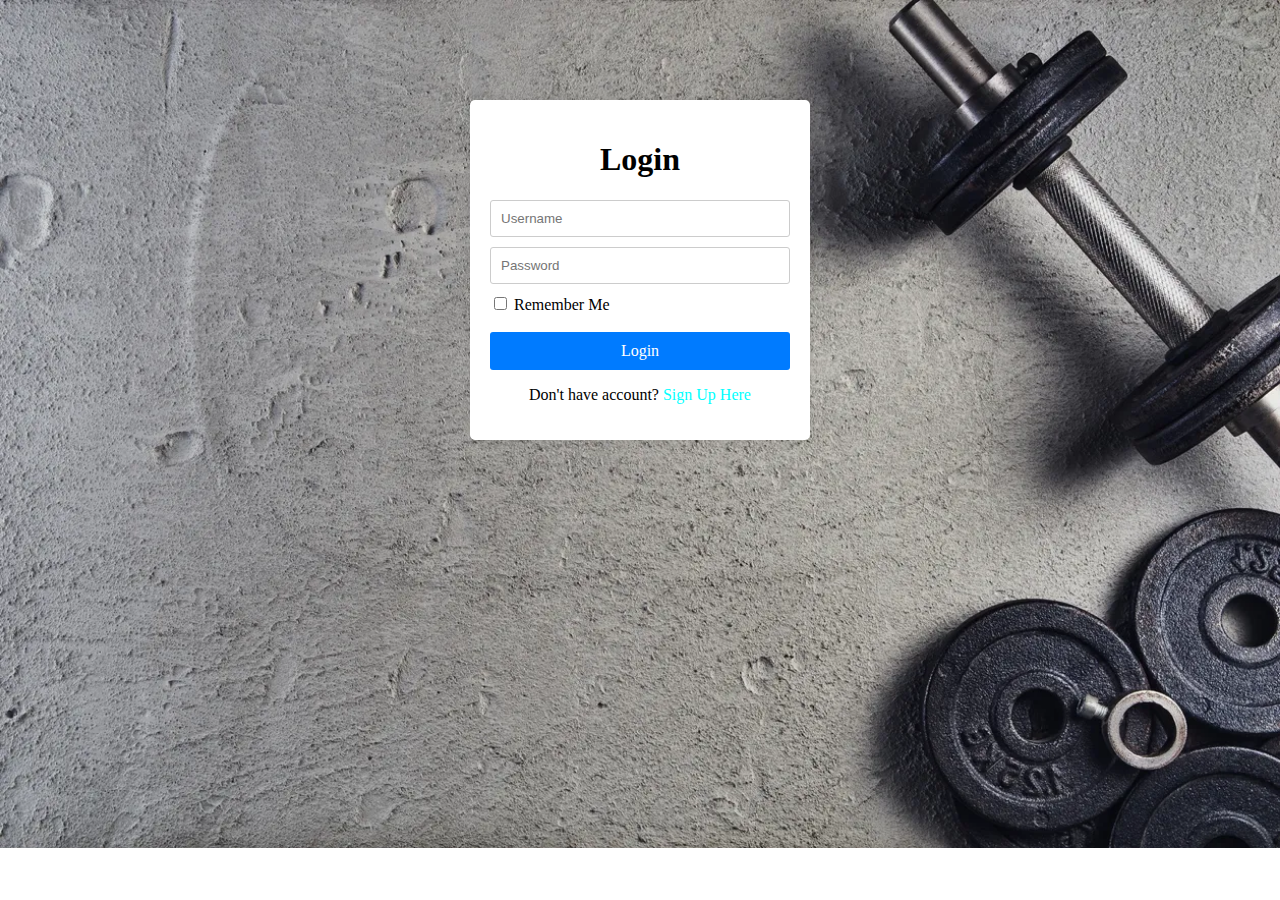
<file: DesignWebLomba/index.html>
<!DOCTYPE html>
<html>
<head>
  <title>Login</title>
  <link rel="stylesheet" type="text/css" href="style.css">
</head>
<body>
  <div class="containerlogin">
    <h1 style="text-align: center;">Login</h1>
    <form id="formlogin">
      <input class="username" type="text" placeholder="Username" name="username" required>
      <input class="password" type="password" placeholder="Password" name="password" required>
     <div>
        <input type="checkbox" id="remember" name="remember">
        <label for="remember">Remember Me</label>
      </div>
      <br>
     <a href="dashboard.html" class="login-button">Login</a>
    </form>
    <p class="register">Don't have account? <a class="pathregister" href="register.html">Sign Up Here</a></p>
  </div>
</body>
</html>
</file>
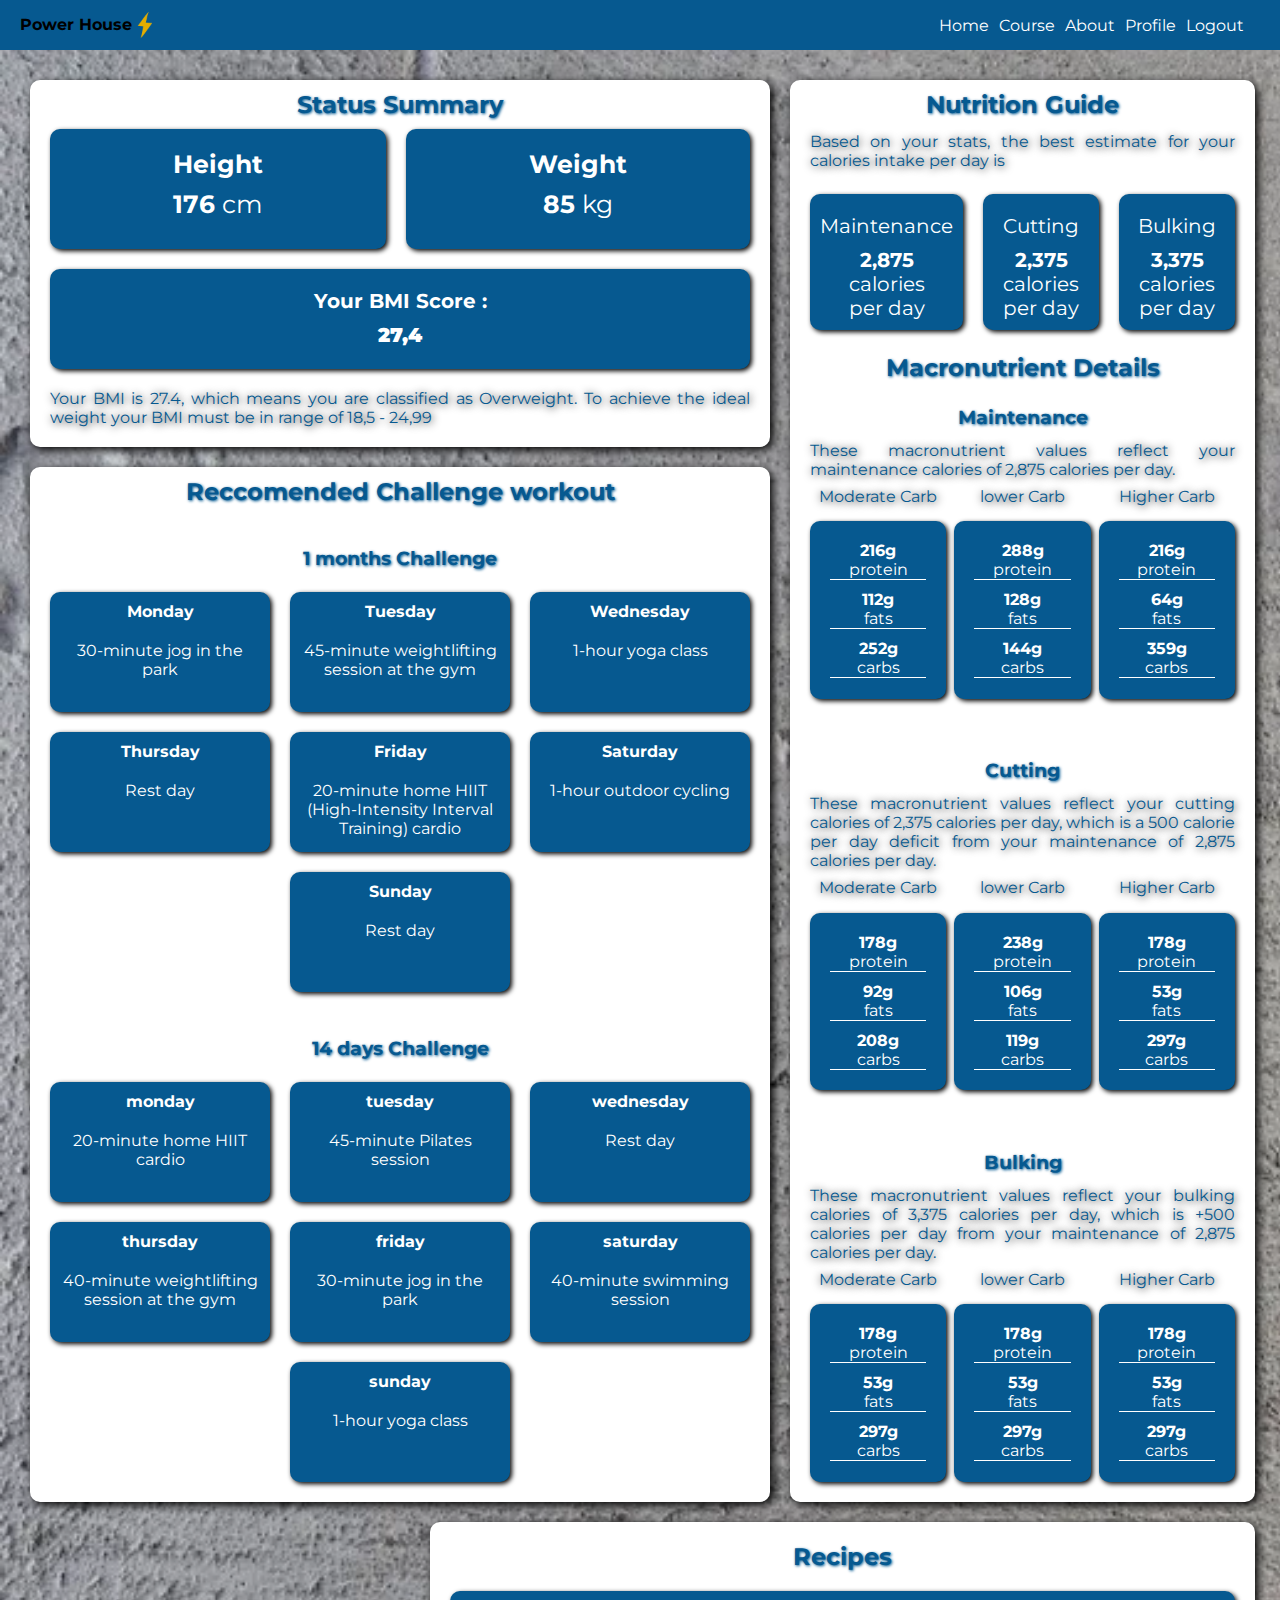
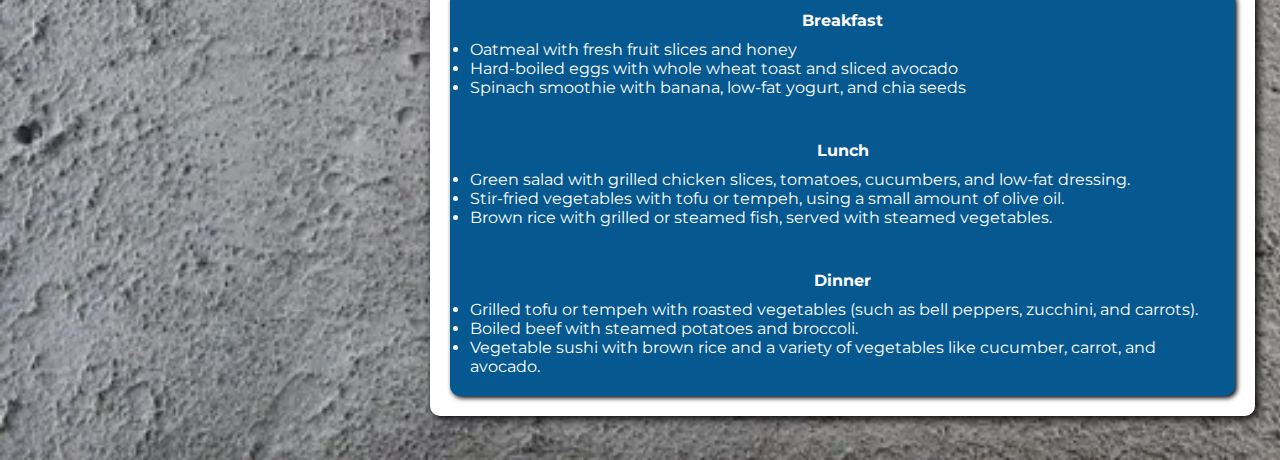
<file: DesignWebLomba/dashboard.html>
<!DOCTYPE html>
<html>
<head>
  <title>Dashboard Fitness</title>
  <link rel="stylesheet" type="text/css" href="dashboard.css">
  <link rel="preconnect" href="https://fonts.googleapis.com">
  <link rel="preconnect" href="https://fonts.gstatic.com" crossorigin>
  <link href="https://fonts.googleapis.com/css2?family=Montserrat&family=Pacifico&display=swap" rel="stylesheet">
</head>
<body>
  
  <nav>
    <div class="logo">
      <h4>Power House </h4><img id="img-logo" src="img/ic_electric-removebg-preview.png" alt="">
    </div>
    <ul id="nav-list">
        
        <li id="dashboard"><a href="dashboard.html">Home</a></li>
        <li id="course"><a href="course.html">Course</a></li>
        <li id="about"><a href="">About</a></li>
        <li id="profile"><a href="profile.html">Profile</a></li>
        <li id="logout"><a href="index.html">Logout</a></li>
    </ul>

    <!-- <div class="menu-toggle">
        <input type="checkbox">
        <span></span>
        <span></span>
        <span></span>
    </div> -->
  </nav>
  
  
  <div class="container">
    <div class="summary"> 
      <h2 id="title-summary">Status Summary</h2>
      <!-- <img id="person" src="img/imgbin_man-beard-computer-icons-male-png.png" alt=""> -->
      <div id="weight">
        <p id="title-weight">Weight</p>
        <div id="weight-cm"><b>85</b> kg</div>
      </div>
      <div id="height">
        <p id="title-height">Height</p>
        <p id="height-cm"><b>176</b>  cm</p>
      </div>
      <div id="bmi">
        <p id="title-bmi">Your BMI Score : </p>
        <p id="bmi-score"><b>27,4</b> </p>
      </div>
      <p id="bmi-explanation">Your BMI is 27.4, which means you are classified as Overweight. 
        To achieve the ideal weight your BMI must be in range of 18,5 - 24,99</p>
    </div>


    <div class="calorie">
      <h2 id="title-calorie">Nutrition Guide</h2>
      <p id="calorie-explanation">Based on your stats, the best estimate for your calories intake per day is</p>
      <div id="maintenance">
        <p id="title-maintenance">Maintenance</p>
        <p id="calorie-maintenance"><b>2,875</b> calories per day</p>
      </div>
      <div id="cutting">
        <p id="title-cutting">Cutting</p>
        <p id="calorie-cutting"><b>2,375</b> calories per day</p>
      </div>
      <div id="bulking">
        <p id="title-bulking">Bulking</p>
        <p id="calorie-bulking"><b>3,375</b> calories per day</p>
      </div>

      <div id="macronutrient">
          <h2 id="title-macronutrient">Macronutrient Details</h2>
        
          <h3 id="title-macro-maintenance">Maintenance</h3>
          <p id="maintenance-explanation">These macronutrient values reflect your maintenance calories of 2,875 calories per day.</p>
          <p id="maintenance-moderate">Moderate Carb</p>
          <div id="main-moderate-content">
            <div class="protein">
              <p class="content-g">216g</p>
              <p class="content">protein</p>
            </div>
            <div class="fats">
              <p class="content-g">112g</p>
              <p class="content">fats</p>
            </div>
            <div class="carbs">
              <p class="content-g">252g</p>
              <p class="content">carbs</p>
            </div>
          </div>

          <p id="maintenance-lower">lower Carb</p>
          <div id="main-lower-content">
            <div class="protein">
              <p class="content-g">288g</p>
              <p class="content">protein</p>
            </div>
            <div class="fats">
              <p class="content-g">128g</p>
              <p class="content">fats</p>
            </div>
            <div class="carbs">
              <p class="content-g">144g</p>
              <p class="content">carbs</p>
            </div>
          </div>

          <p id="maintenance-higher">Higher Carb</p>
          <div id="main-higher-content">
            <div class="protein">
              <p class="content-g">216g</p>
              <p class="content">protein</p>
            </div>
            <div class="fats">
              <p class="content-g">64g</p>
              <p class="content">fats</p>
            </div>
            <div class="carbs">
              <p class="content-g">359g</p>
              <p class="content">carbs</p>
            </div>
          </div>

          <h3 id="title-macro-cutting">Cutting</h3>
          <p id="cutting-explanation">These macronutrient values reflect your cutting calories of 2,375 calories per day, which is a 500 calorie per day deficit from your maintenance of 2,875 calories per day.</p>
          <p id="cutting-moderate">Moderate Carb</p>
          <div id="cut-moderate-content">
            <div class="protein">
              <p class="content-g">178g</p>
              <p class="content">protein</p>
            </div>
            <div class="fats">
              <p class="content-g">92g</p>
              <p class="content">fats</p>
            </div>
            <div class="carbs">
              <p class="content-g">208g</p>
              <p class="content">carbs</p>
            </div>
          </div>

          <p id="cutting-lower">lower Carb</p>
          <div id="cut-lower-content">
            <div class="protein">
              <p class="content-g">238g</p>
              <p class="content">protein</p>
            </div>
            <div class="fats">
              <p class="content-g">106g</p>
              <p class="content">fats</p>
            </div>
            <div class="carbs">
              <p class="content-g">119g</p>
              <p class="content">carbs</p>
            </div>
          </div>

          <p id="cutting-higher">Higher Carb</p>
          <div id="cut-higher-content">
            <div class="protein">
              <p class="content-g">178g</p>
              <p class="content">protein</p>
            </div>
            <div class="fats">
              <p class="content-g">53g</p>
              <p class="content">fats</p>
            </div>
            <div class="carbs">
              <p class="content-g">297g</p>
              <p class="content">carbs</p>
            </div>
          </div>


          <h3 id="title-macro-bulking">Bulking</h3>
          <p id="bulking-explanation">These macronutrient values reflect your bulking calories of 3,375 calories per day, which is +500 calories per day from your maintenance of 2,875 calories per day.</p>
          <p id="bulking-moderate">Moderate Carb</p>
          <div id="bulk-moderate-content">
            <div class="protein">
              <p class="content-g">178g</p>
              <p class="content">protein</p>
            </div>
            <div class="fats">
              <p class="content-g">53g</p>
              <p class="content">fats</p>
            </div>
            <div class="carbs">
              <p class="content-g">297g</p>
              <p class="content">carbs</p>
            </div>
          </div>

          <p id="bulking-lower">lower Carb</p>
          <div id="bulk-lower-content">
            <div class="protein">
              <p class="content-g">178g</p>
              <p class="content">protein</p>
            </div>
            <div class="fats">
              <p class="content-g">53g</p>
              <p class="content">fats</p>
            </div>
            <div class="carbs">
              <p class="content-g">297g</p>
              <p class="content">carbs</p>
            </div>
          </div>


          <p id="bulking-higher">Higher Carb</p>
          <div id="bulk-higher-content">
            <div class="protein">
              <p class="content-g">178g</p>
              <p class="content">protein</p>
            </div>
            <div class="fats">
              <p class="content-g">53g</p>
              <p class="content">fats</p>
            </div>
            <div class="carbs">
              <p class="content-g">297g</p>
              <p class="content">carbs</p>
            </div>
          </div>
      </div>   
    </div>

    <div class="workout">
      <h2 id="title-workout">Reccomended Challenge workout</h2>
      <h3 id="title-option1">1 months Challenge</h3>
      <div id="option1-monday">
        <p class="day">Monday</p>
        <p class="workout-name">30-minute jog in the park</p>
      </div>
      <div id="option1-tuesday">
        <p class="day">Tuesday</p>
        <p class="workout-name">45-minute weightlifting session at the gym</p>
      </div>
      <div id="option1-wednesday">
        <p class="day">Wednesday</p>
        <p class="workout-name">1-hour yoga class</p>
      </div>
      <div id="option1-thursday">
        <p class="day">Thursday</p>
        <p class="workout-name">Rest day</p>
      </div>
      <div id="option1-friday">
        <p class="day">Friday</p>
        <p class="workout-name">20-minute home HIIT (High-Intensity Interval Training) cardio</p>
      </div>
      <div id="option1-saturday">
        <p class="day">Saturday</p>
        <p class="workout-name">1-hour outdoor cycling</p>
      </div>
      <div id="option1-sunday">
        <p class="day">Sunday</p>
        <p class="workout-name">Rest day</p>
      </div>


      <h3 id="title-option2">14 days Challenge</h3>
      <div id="option2-monday">
        <p class="day">monday</p>
        <p class="workout-name">20-minute home HIIT cardio</p>
      </div>
      <div id="option2-tuesday">
        <p class="day">tuesday</p>
        <p class="workout-name">45-minute Pilates session</p>
      </div>
      <div id="option2-wednesday">
        <p class="day">wednesday</p>
        <p class="workout-name">Rest day</p>
      </div>
      <div id="option2-thursday">
        <p class="day">thursday</p>
        <p class="workout-name">40-minute weightlifting session at the gym</p>
      </div>
      <div id="option2-friday">
        <p class="day">friday</p>
        <p class="workout-name">30-minute jog in the park</p>
      </div>
      <div id="option2-saturday">
        <p class="day">saturday</p>
        <p class="workout-name">40-minute swimming session</p>
      </div>
      <div id="option2-sunday">
        <p class="day">sunday</p>
        <p class="workout-name">1-hour yoga class</p>
      </div>

    </div>

    <div class="recipes">
      <h2 id="title-recipes">Recipes</h2>
      <div id="recipes-content">
        <div id="breakfast">
          <p id="title-breakfast">Breakfast</p>
          <ul id="list-breakfast">
            <li>Oatmeal with fresh fruit slices and honey</li>
            <li>Hard-boiled eggs with whole wheat toast and sliced avocado</li>
            <li>Spinach smoothie with banana, low-fat yogurt, and chia seeds</li>
          </ul>
        </div>
  
        <div id="lunch">
          <p id="title-lunch">Lunch</p>
          <ul id="list-lunch">
            <li>Green salad with grilled chicken slices, tomatoes, cucumbers, and low-fat dressing.</li>
            <li>Stir-fried vegetables with tofu or tempeh, using a small amount of olive oil.</li>
            <li>Brown rice with grilled or steamed fish, served with steamed vegetables.</li>
          </ul>
        </div>
  
        <div id="dinner">
          <p id="title-dinner">Dinner</p>
          <ul id="list-dinner">
            <li>Grilled tofu or tempeh with roasted vegetables (such as bell peppers, zucchini, and carrots).</li>
            <li>Boiled beef with steamed potatoes and broccoli.</li>
            <li>Vegetable sushi with brown rice and a variety of vegetables like cucumber, carrot, and avocado.</li>
          </ul>
        </div>
      </div>
      </div>
      
  
  </div> 
  <script src="script.js">$()</script>
</body>
</html>
</file>
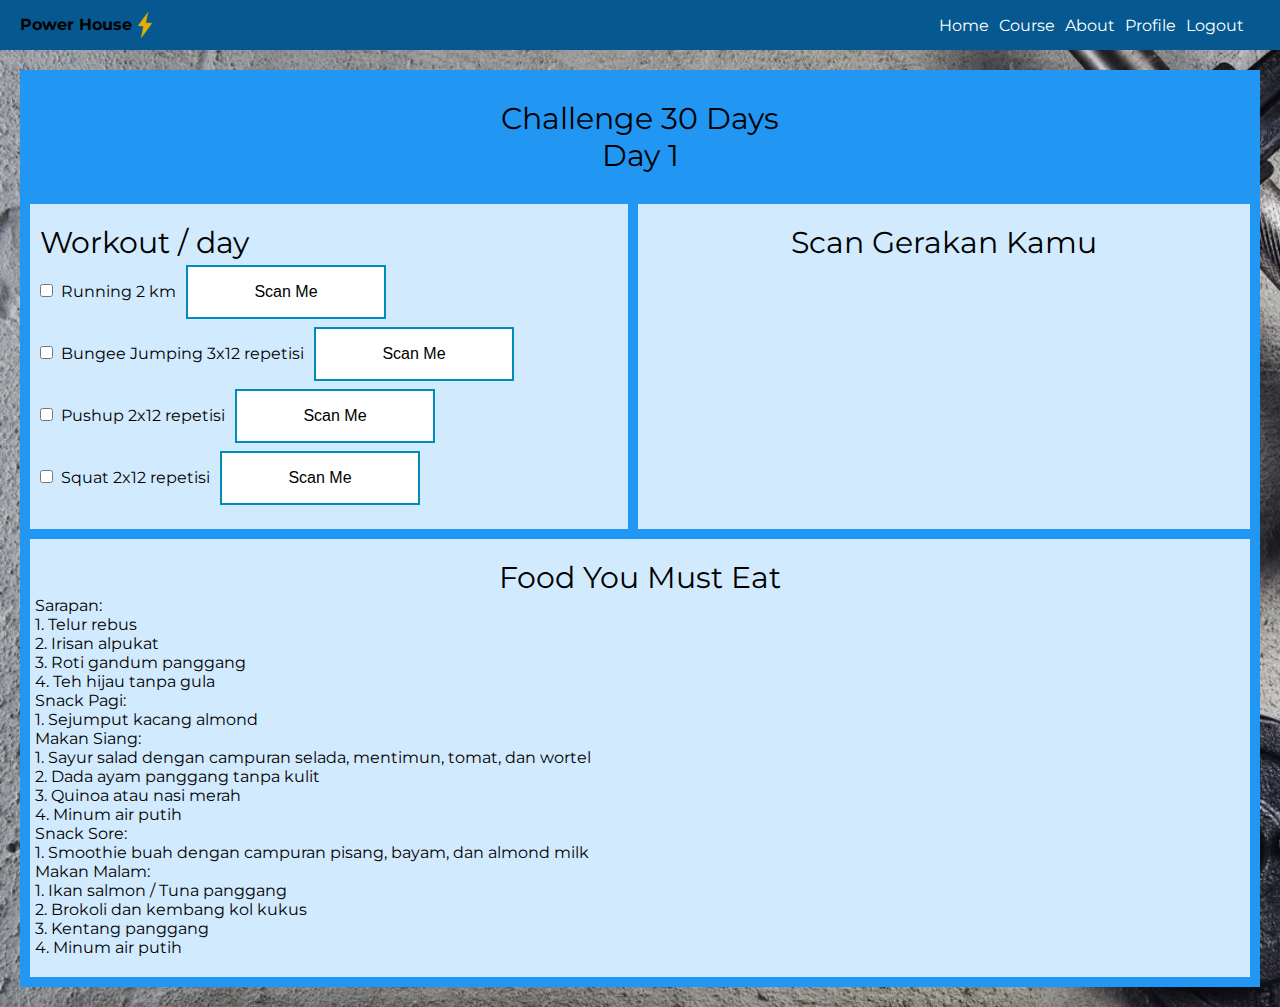
<file: DesignWebLomba/detail-course.html>
<!DOCTYPE html>
<html>
<head>
  <title>Dashboard Fitness</title>
  <link rel="stylesheet" type="text/css" href="detail-course.css">
  <link rel="preconnect" href="https://fonts.googleapis.com">
  <link rel="preconnect" href="https://fonts.gstatic.com" crossorigin>
  <link href="https://fonts.googleapis.com/css2?family=Montserrat&family=Pacifico&display=swap" rel="stylesheet">
</head>
<body>
  
  <nav>
    <div class="logo">
      <h4>Power House </h4><img id="img-logo" src="img/ic_electric-removebg-preview.png" alt="">
    </div>
    <ul id="nav-list">
        
        <li id="dashboard"><a href="dashboard.html">Home</a></li>
        <li id="course"><a href="course.html">Course</a></li>
        <li id="about"><a href="">About</a></li>
        <li id="profile"><a href="profile.html">Profile</a></li>
        <li id="logout"><a href="index.html">Logout</a></li>
    </ul>

    <!-- <div class="menu-toggle">
        <input type="checkbox">
        <span></span>
        <span></span>
        <span></span>
    </div> -->
  </nav>
  
  <div class="grid-container">
    <div class="title-challenge">Challenge 30 Days<br>
    Day 1</div>
    <div class="workout">Workout / day<br>
        <input type="checkbox" id="Deadlift" name="Deadlift" >
        <label class="repetisi" for="Deadlift">Running 2 km</label>
        <button id="scan" onclick="camera()">Scan Me</button><br>
        <input type="checkbox" id="Deadlift" name="Deadlift" >
        <label class="repetisi" for="Deadlift">Bungee Jumping 3x12 repetisi</label>
        <button id="scan" onclick="camera()">Scan Me</button><br>
        <input type="checkbox" id="Deadlift" name="Deadlift" >
        <label class="repetisi" for="Deadlift">Pushup 2x12 repetisi</label>
        <button id="scan" onclick="camera()">Scan Me</button><br>
        <input type="checkbox" id="Deadlift" name="Deadlift">
        <label class="repetisi" for="Deadlift">Squat 2x12 repetisi</label>
        <button id="scan" onclick="camera()">Scan Me</button><br></div>  
    <div class="scanning">Scan Gerakan Kamu<br>
        <video id="video-element" autoplay></video>
    <br> </div>
    <div class="recipe"><p class="recipe-title">Food You Must Eat</p>
    <p class="listfood">Sarapan:
        <br>
        1. Telur rebus
        <br>
        2. Irisan alpukat
        <br>
        3. Roti gandum panggang
        <br>
        4. Teh hijau tanpa gula
        <br>
        Snack Pagi:
        <br>
        1. Sejumput kacang almond
        <br>
        Makan Siang:
        <br>
        1. Sayur salad dengan campuran selada, mentimun, tomat, dan wortel
        <br>
        2. Dada ayam panggang tanpa kulit
        <br>
        3. Quinoa atau nasi merah
        <br>
        4. Minum air putih
        <br>
        Snack Sore:
        <br>
        1. Smoothie buah dengan campuran pisang, bayam, dan almond milk
        <br>
        Makan Malam:
        <br>
        1. Ikan salmon / Tuna panggang
        <br>
        2. Brokoli dan kembang kol kukus
        <br>
        3. Kentang panggang
        <br>
        4. Minum air putih</p></div>
  </div>
  
  <script>
function camera(){
    navigator.mediaDevices.getUserMedia({ video: true })
            .then(function (stream) {
                var videoElement = document.getElementById('video-element');
                videoElement.srcObject = stream;
                
            })
            .catch(function (error) {
                console.error('Error accessing webcam:', error);
            });
}
    
  </script> 
</body>
</html>
</file>
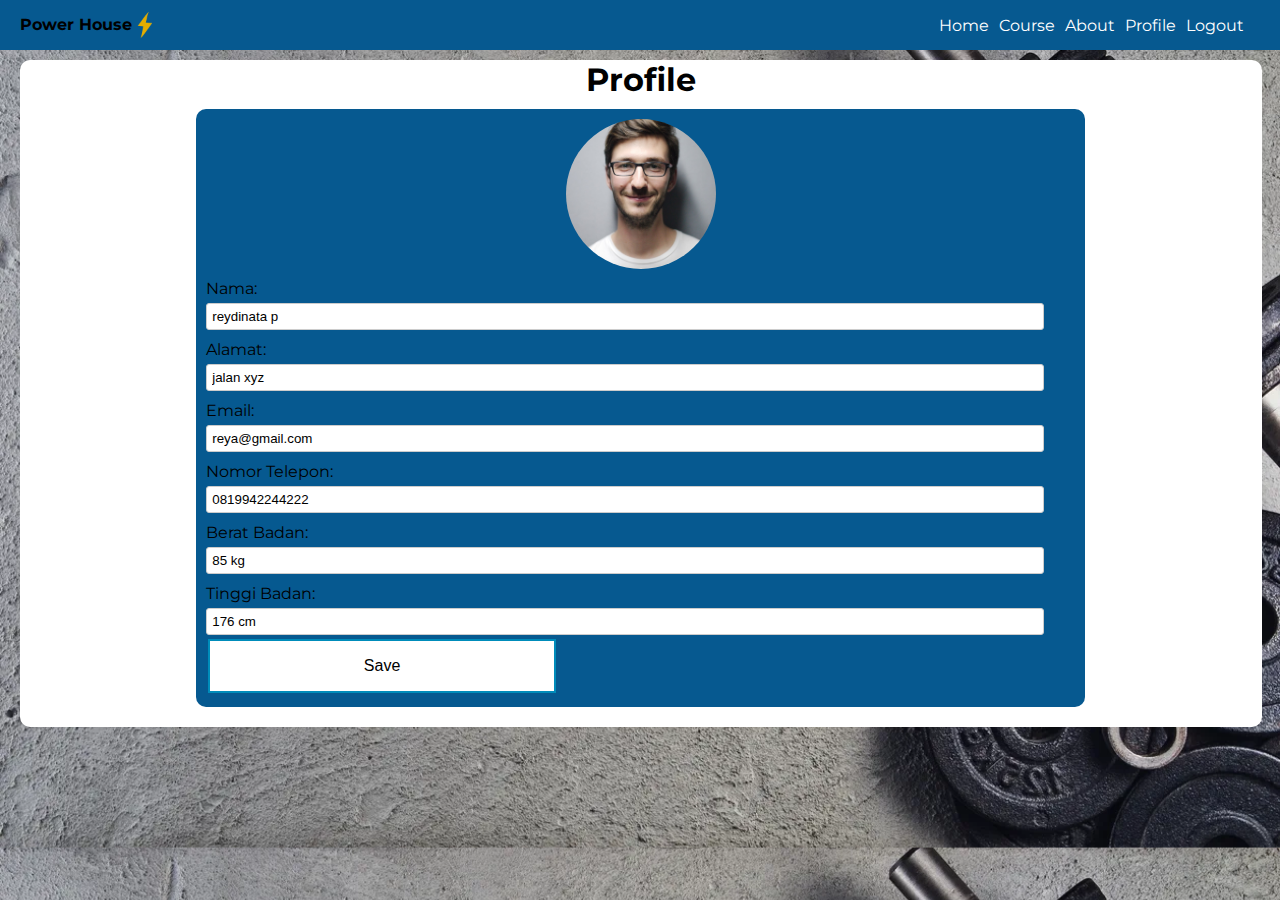
<file: DesignWebLomba/profile.html>
<!DOCTYPE html>
<html lang="en">
<head>
    <title>Dashboard Fitness</title>
    <link rel="stylesheet" type="text/css" href="profile.css">
    <link rel="preconnect" href="https://fonts.googleapis.com">
    <link rel="preconnect" href="https://fonts.gstatic.com" crossorigin>
    <link href="https://fonts.googleapis.com/css2?family=Montserrat&family=Pacifico&display=swap" rel="stylesheet">
  
</head>
<body>
    <nav>
        <div class="logo">
          <h4>Power House </h4><img id="img-logo" src="img/ic_electric-removebg-preview.png" alt="">
        </div>
        <ul id="nav-list">
          
          <li id="dashboard"><a href="dashboard.html">Home</a></li>
          <li id="course"><a href="course.html">Course</a></li>
          <li id="about"><a href="">About</a></li>
          <li id="profile"><a href="profile.html">Profile</a></li>
          <li id="logout"><a href="index.html">Logout</a></li>
        </ul>
    
      </nav>
      <div id="div1">
        <h1>Profile</h1>
        <div id="div2">
            <img id="profile-picture" src="img/foto-profile.jpg" alt="Profile Picture">
            <label id="name-label" for="name">Nama:</label>
            <input type="text" id="name-input" placeholder="Nama" value="reydinata p">
            <label id="address-label" for="address">Alamat:</label>
            <input type="text" id="address-input" placeholder="Alamat" value="jalan xyz">
            <label id="email-label" for="email">Email:</label>
            <input type="text" id="email-input" placeholder="Email" value="reya@gmail.com">
            <label id="phone-label" for="phone">Nomor Telepon:</label>
            <input type="text" id="phone-input" placeholder="Nomor Telepon" value="0819942244222">
            <label id="weight-label" for="weight">Berat Badan:</label>
            <input type="text" id="weight-input" placeholder="Berat Badan" value="85 kg">
            <label id="height-label" for="height">Tinggi Badan:</label>
            <input type="text" id="height-input" placeholder="Tinggi Badan" value="176 cm">
            <button id="save-button"><a href="dashboard.html">Save</a></button>
        </div>
        
    </div>
</body>
</html>
</file>
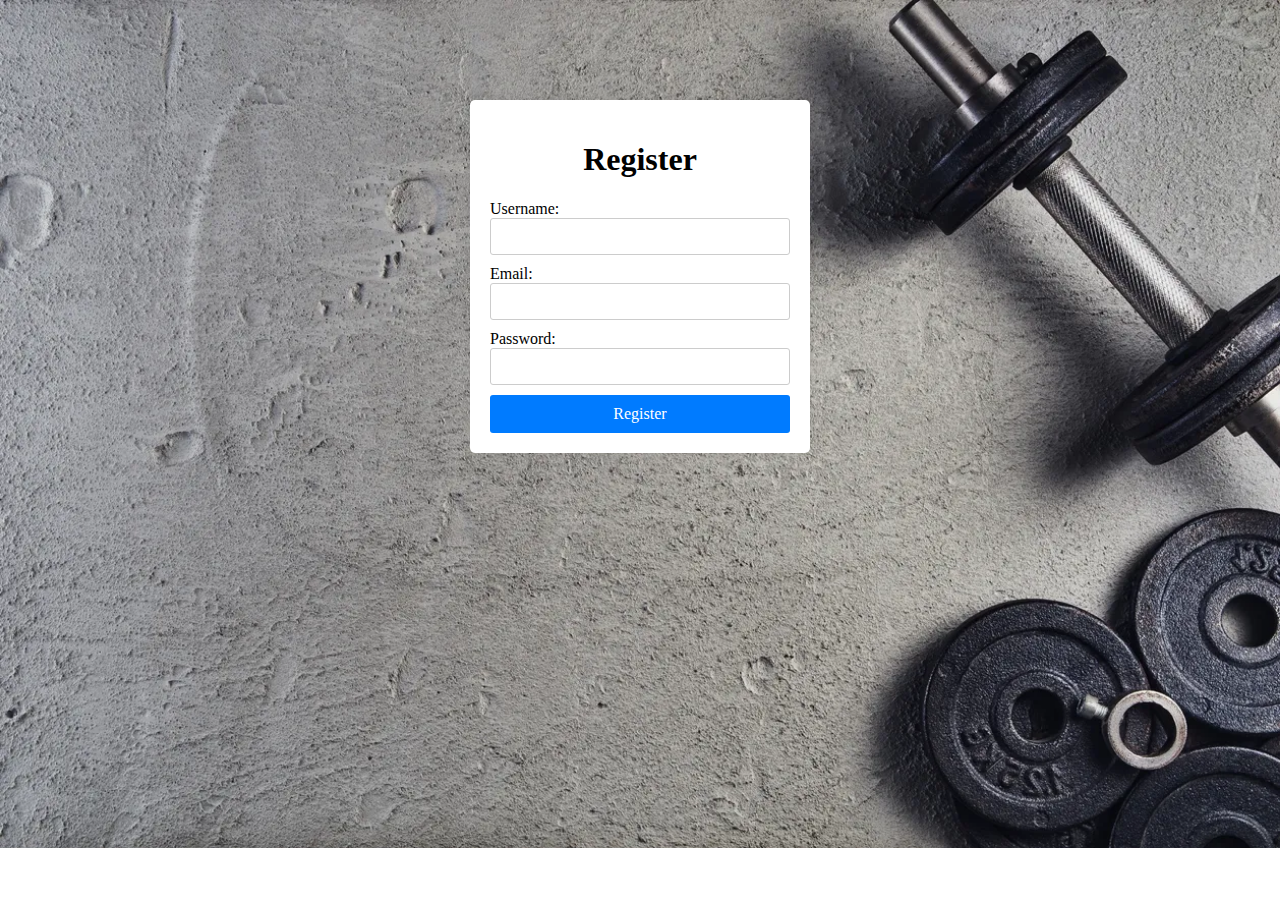
<file: DesignWebLomba/register.html>
<!DOCTYPE html>
<html>
<head>
  <title>Login</title>
  <link rel="stylesheet" type="text/css" href="style.css">
</head>
<body>
  <div class="containerregister">
    <h1 style="text-align: center;">Register</h1>
    <form id="formregistrasi">
        <label for="username">Username:</label>
        <input type="text" class="username" name="username" required>
        
        <label for="email">Email:</label>
        <input type="email" class="email" name="email" required>
        
        <label for="password">Password:</label>
        <input type="password" class="password" name="password" required>
        
        <a href="index.html" id="register-button" >Register</a>
      </form>
  </div>
</body>
</html>
</file>
<file: DesignWebLomba/style.css>
body {
    margin: 0;
    padding: 0;
    background-image:url("img/bacground.webp");
    background-size: cover;
    background-repeat: no-repeat;
    overflow: auto;
  }
  
  .containerlogin,.containerregister {
    width: 300px;
    margin: 100px auto;
    padding: 20px;
    background-color: #fff;
    border-radius: 5px;
    box-shadow: 0 0 10px rgba(0, 0, 0, 0.1);
  }
  
  
  #formlogin, #formregistrasi {
    display: flex;
   
    flex-direction: column;
  }
  
  .username,.password,.email {
    margin-bottom: 10px;
    padding: 10px;
    border: 1px solid #ccc;
    border-radius: 3px;
  }
  #checkusername{
    float: inline-start;
  }
  .login-button, #register-button {
    display: inline-block;
    padding: 10px;
    background-color: #007bff;
    color: #fff;
    border: none;
    border-radius: 3px;
    text-decoration: none;
    text-align: center;
  }
  
  .login-button:hover , #register-button:hover {
    background-color: #bd0fe0;
  }
  
  .register{
    text-align: center;
  }
  .pathregister{
    color:aqua;
    text-decoration: none;
  }

   .menu {
    display: block;
    background-color:#00A6BB;
    height:50px;
    padding-left: 1px;
    padding-right: 16px;
   }
   .content {
    
    padding:5px 0;
    min-height: 200px;
   }
  footer{
    position: fixed;
    bottom: 0;
    width: 100%;
    background-color: #fff;
  }
  #navigasi {
    position:relative;
    line-height:34px;
    margin:0;
    
    list-style-type:none;
    list-style-position:outside;
   }
   #navigasi a{
    display:block;
    padding:8px 16px;
    background-color:#00A6BB;
    color:#fff;
    text-decoration:none;
   }
   #navigasi a:hover {
    background-color:#00BCD4;
    color:#fff;
   }
   #navigasi li {
    position:relative;
    float:left;
   }
   #navigasi ul {
    position:absolute;
    display:none;
    margin:0;
    padding:0;
    list-style-type:none;
    list-style-position:outside;
   }
   #navigasi li ul a{
    width:12em;
    height:auto;
    float:left;
   }
   #navigasi li:hover ul{
    display:block;
   }
   #navigasi li:hover ul ul{
    display:none;
   }
   .search-box {
    display: inline-block;
    vertical-align: top;
    margin-left: 10px;
  }
  
  #searchForm {
    margin-top: 10px;
    display: flex;
    align-items: center;
  }

  
  #searchButton {
    padding: 5px 10px;
  }
  .inputContainer {
    position: relative;
    width: 100%;
    margin-bottom: 10px;
  }
  
  .icon {
    position: absolute;
    top: 50%;
    left: 10px;
    transform: translateY(-50%);
    width: 20px;
    height: 20px;
    color: black;
  }
  
  #searchInput {
    padding-left: 35px;
    width: 100%;
    border-radius: 10px;
  }
</file>
<file: DesignWebLomba/dashboard.css>
*{
    margin:0;
    padding:0;
  }
  body{
    background-image:url("img/bacground.webp");
    background-size: cover;
    font-family: 'Montserrat', sans-serif;
  }
  .container {
    /* max-width: 1000px; */
    margin: 0 auto;
    padding: 20px;
    
  }


  /* navigation */
  nav{
    background-color: #065990;
    display: flex;
    justify-content: space-around;
    align-items: center;
    width:100%;
    height:50px;
    
  }
  #nav-list{
    position: absolute;
    right: 90px;;
    list-style-type: none;
    display: flex;
    justify-content: space-between;
    width: 20%;
  }
  #nav-list #logout,#dashboard,#course,#about,#profile{
    margin: 5px;
  }
  
  nav #logo{
    position: relative;
  }
  h4{
    position: absolute;
    top: 15px;
    left: 20px;
    font-weight: bold;
  }

  #img-logo{
    position: absolute;
    width: 30px;
    top: 10px;
    left: 130px;
  }

  nav ul li a{
    color: white;
    text-decoration: none;
    font-style: normal;
  }
  /* navigation */



  .container{
    display: grid;
    position: relative;
    grid-template-columns: 1fr 1fr;
    grid-template-rows: 0.25fr 0.75fr 0.5fr;
    grid-template-areas:"summary activity"
                        "workout activity"
                        "recipes recipes";
  }
  
/* ringkasan kesehatan */
  .summary{
    background-color: rgb(255, 255, 255);
    grid-area: summary;
    height: fit-content;
    margin: 10px;
    padding: 10px;
    border-radius: 10px;
    box-shadow: 3px 3px 10px black;
    display: grid;
    grid-auto-flow: column;
    grid-template-rows: 0.05fr 0.25fr 0.25fr 0.25fr;
    grid-template-areas:"title-summary title-summary"
                        "height weight"
                        "bmi bmi"
                        "explanation explanation"
                        ;
  }
  #title-summary{
    grid-area: title-summary;
    color: #065990;
    text-shadow: 1px 1px 3px #065990;
    text-align: center;
  }
  #height{
    grid-area: height;
    background-color: #065990;
    height: 100px;
    padding: 10px;
    border-radius: 10px;
    font-size: 25px;
    color: white;
    margin: 10px;
    box-shadow: 2px 2px 5px black;
    
  }
  #weight{
    /* position: absolute; */
    grid-area: weight;
    background-color: #065990;
    height: 100px;
    padding: 10px;
    border-radius: 10px; 
    font-size: 25px;
    color: white;
    margin:10px;
    box-shadow: 2px 2px 5px black;
  }
  #bmi{
    grid-area: bmi;
    background-color: #065990;
    height: 100px;
    border-radius: 10px; 
    font-size: 20px;
    color: white;
    margin:10px;
    box-shadow: 2px 2px 5px black;
  }
  #title-height{
    width: 100%;
    font-weight: bold;
    text-align: center;
    margin-top: 10px;
    
  }
  #height-cm{
    width: 100%;
    text-align: center;
    margin-top: 10px;
  }
  #title-weight{
    width: 100%;
    font-weight: bold;
    text-align: center;
    margin-top: 10px;
    
  }
  #weight-cm{
    width: 100%;
    text-align: center;
    margin-top: 10px;
  }
  #title-bmi{
    width: 100%;
    font-weight: bold;
    text-align: center;
    margin-top: 20px;
  }
  #bmi-score{
    width: 100%;
    font-weight: bold;
    text-align: center;
    margin-top: 10px;
  }
  #bmi-explanation{
    grid-area: explanation;
    margin: 10px;
    text-align: justify;
    color: #065990;
    text-shadow: 1px 1px 9px black;
  }
    
    /* ringkasan kesehatan */


/* asupan nutrisi */
  .calorie{
    background-color: rgb(255, 255, 255);
    grid-area: activity;
    margin: 10px;
    padding: 10px;
    border-radius: 10px;
    box-shadow: 3px 3px 10px black;
    display: grid;
    /* height: fit-content; */
    grid-auto-flow: column;
    grid-auto-flow: row;
    /* grid-template-rows: 0.10fr 0.10fr 0.5fr 2fr; */
    grid-template-areas:"title-calorie title-calorie title-calorie"
                        "explanation explanation explanation"
                        "maintenance cutting bulking"
                        "macronutrient macronutrient macronutrient"
                        ;
  }
  #title-calorie{
    grid-area: title-calorie;
    color: #065990;
    text-shadow: 1px 1px 3px #065990;
    text-align: center;
    height: fit-content;
  }
  #calorie-explanation{
    grid-area: explanation;
    /* height:30px; */
    margin: 10px;
    text-align: justify;
    color: #065990;
    text-shadow: 1px 1px 9px black;
  }

  #maintenance{
    grid-area: maintenance;
    background-color: #065990;
    height: fit-content;
    padding: 10px;
    border-radius: 10px; 
    font-size: 20px;
    color: white;
    margin:10px;
    box-shadow: 2px 2px 5px rgb(0, 0, 0);
  }

  #maintenance #title-maintenance{
  
    text-align: center;
    margin-top: 10px;
    
  }

  #maintenance #calorie-maintenance{
    
      text-align: center;
      margin-top: 10px;
      margin-left:20px ;
      margin-right: 20px;
  }

  #cutting{
    grid-area: cutting;
    background-color: #065990;
    height: fit-content;
    padding: 10px;
    border-radius: 10px; 
    font-size: 20px;
    color: white;
    margin:10px;
    box-shadow: 2px 2px 5px black;
  }

  #cutting #title-cutting{
    text-align: center;
    margin-top: 10px;
  }

  #cutting #calorie-cutting{
    text-align: center;
    margin-top: 10px;
    margin-left:10px ;
    margin-right: 10px;
  }

  #bulking{
    grid-area: bulking;
    background-color: #065990;
    height: fit-content;
    padding: 10px;
    border-radius: 10px; 
    font-size: 20px;
    color: white;
    margin:10px;
    box-shadow: 2px 2px 5px black;
  }

  #bulking #title-bulking{
    text-align: center;
    margin-top: 10px;
  }

  #bulking #calorie-bulking{
    text-align: center;
    margin-top: 10px;
    margin-left:10px ;
    margin-right: 10px;
  }

  #macronutrient{
    grid-area: macronutrient;
    margin: 10px;
    display: grid;
    grid-auto-flow: column;
    grid-template-rows: 0.25fr 0.15fr 0.15fr 0.15fr 1fr 0.25fr   0.15fr 0.15fr 0.15fr 1fr 0.25fr   0.15fr 0.15fr 0.15fr 1fr;
    grid-template-areas:"title-macro title-macro title-macro"
                        "macroMaintenance macroMaintenance macroMaintenance"
                        "maintenance-explanation maintenance-explanation maintenance-explanation"
                        "main-moderate main-lower main-higher"
                        "main-moderate-content main-lower-content main-higher-content"
                        ". . ."
                        "macroCutting macroCutting macroCutting"
                        "cutting-explanation cutting-explanation cutting-explanation"
                        "cut-moderate cut-lower cut-higher"
                        "cut-moderate-content cut-lower-content cut-higher-content"
                        ". . ."
                        "macroBulking macroBulking macroBulking"
                        "bulking-explanation bulking-explanation bulking-explanation"
                        "bulk-moderate bulk-lower bulk-higher"
                        "bulk-moderate-content bulk-lower-content bulk-higher-content"
                        ;
    grid-gap: 0.5em;
  }

  #title-macronutrient{
    color: #065990;
    text-shadow: 1px 1px 3px #065990;
    grid-area:title-macro;
    text-align: center;
  }
  #title-macro-maintenance{
    color: #065990;
    text-shadow: 1px 1px 3px #065990;
    grid-area: macroMaintenance;
    text-align: center;
  }
  #title-macro-cutting{
    color: #065990;
    text-shadow: 1px 1px 3px #065990;
    grid-area: macroCutting;
    text-align: center;
  }
  #title-macro-bulking{
    color: #065990;
    text-shadow: 1px 1px 3px #065990;
    grid-area: macroBulking;
    text-align: center;
  }

  #maintenance-explanation{
    grid-area: maintenance-explanation;
    color: #065990;
    text-shadow: 1px 1px 9px black;
    text-align: justify;
  }
  #cutting-explanation{
    grid-area: cutting-explanation;
    color: #065990;
    text-shadow: 1px 1px 9px black;
    text-align: justify;
  }
  #bulking-explanation{
    grid-area: bulking-explanation;
    color: #065990;
    text-shadow: 1px 1px 9px black;
    text-align: justify;
  }

  
  #cut-lower-content{
    grid-area:cut-lower-content;
    background-color: #065990;
    color: white;
    border-radius: 10px ;
    text-align: center;
    padding: 10px;
    box-shadow: 2px 2px 5px black;
  }
  #cut-higher-content{
    grid-area: cut-higher-content;
    background-color: #065990;
    color: white;
    border-radius: 10px ;
    text-align: center;
    padding: 10px;
    box-shadow: 2px 2px 5px black;
  }
  #cut-moderate-content{
    grid-area: cut-moderate-content;
    background-color: #065990;
    color: white;
    border-radius: 10px ;
    text-align: center;
    padding: 10px;
    box-shadow: 2px 2px 5px black;
  }

  #main-lower-content{
    grid-area:main-lower-content;
    background-color: #065990;
    color: white;
    border-radius: 10px ;
    text-align: center;
    padding: 10px;
    box-shadow: 2px 2px 5px black;
  }
  #main-higher-content{
    grid-area: main-higher-content;
    background-color: #065990;
    color: white;
    border-radius: 10px ;
    text-align: center;
    padding: 10px;
    box-shadow: 2px 2px 5px black;
  }
  #main-moderate-content{
    grid-area: main-moderate-content;
    background-color: #065990;
    color: white;
    border-radius: 10px ;
    text-align: center;
    padding: 10px;
    box-shadow: 2px 2px 5px black;
  }

  #bulk-lower-content{
    grid-area:bulk-lower-content;
    background-color: #065990;
    color: white;
    border-radius: 10px ;
    text-align: center;
    padding: 10px;
    box-shadow: 2px 2px 5px black;
  }
  #bulk-higher-content{
    grid-area: bulk-higher-content;
    background-color: #065990;
    color: white;
    border-radius: 10px ;
    text-align: center;
    padding: 10px;
    box-shadow: 2px 2px 5px black;
  }
  #bulk-moderate-content{
    grid-area: bulk-moderate-content;
    background-color: #065990;
    color: white;
    border-radius: 10px ;
    text-align: center;
    padding: 10px;
    box-shadow: 2px 2px 5px black;
  }

  .content-g{
    font-weight: bold;
  }

  .content{
    grid-area: content;
  }

  .protein{
    border-bottom: 1px solid white;
    margin: 10px;
  }
  .fats{
    border-bottom: 1px solid white;
    margin: 10px;
  }
  .carbs{
    border-bottom: 1px solid white;
    margin: 10px;
  }
  #maintenance-moderate{
    grid-area: main-moderate;
    text-align: center;
    height: fit-content;
    color: #065990;
    text-shadow: 1px 1px 9px black;
  }
  #maintenance-lower{
    grid-area: main-lower;
    text-align: center;
    height: fit-content;
    color: #065990;
    text-shadow: 1px 1px 9px black;
  }
  #maintenance-higher{
    grid-area: main-higher;
    text-align: center;
    height: fit-content;
    color: #065990;
    text-shadow: 1px 1px 9px black;
  }
  #cutting-moderate{
    grid-area: cut-moderate;
    height: fit-content;
    text-align: center;
    color: #065990;
    text-shadow: 1px 1px 9px black;
  }
  #cutting-lower{
    height: fit-content;
    grid-area: cut-lower;
    text-align: center;
    color: #065990;
    text-shadow: 1px 1px 9px black;
  }
  #cutting-higher{
    height: fit-content;
    grid-area: cut-higher;
    text-align: center;
    color: #065990;
    text-shadow: 1px 1px 9px black;
  }
  #bulking-moderate{
    grid-area: bulk-moderate;
    text-align: center;
    height: fit-content;
    color: #065990;
    text-shadow: 1px 1px 9px black;
  }
  #bulking-lower{
    grid-area: bulk-lower;
    text-align: center;
    height: fit-content;
    color: #065990;
    text-shadow: 1px 1px 9px black;
  }
  #bulking-higher{
    grid-area: bulk-higher;
    text-align: center;
    height: fit-content;
    color: #065990;
    text-shadow: 1px 1px 9px black;
  }
  /* asupan kalori */

  
  .workout{
    background-color: rgb(255, 255, 255);
    grid-area: workout;
    margin: 10px;
    padding: 10px;
    border-radius: 10px;
    box-shadow: 3px 3px 10px black;
    /* justify-content: center; */
    /* width: 100%; */
    height: fit-content;
    display: grid;
    grid-auto-flow: column;
    /* grid-auto-flow: row; */
    grid-template-rows: 0.5fr 0.25fr 1fr 1fr 1fr 0.25fr  0.25fr 1fr 1fr 1fr;
    grid-template-areas:
                        "title-workout title-workout title-workout"
                        ". title-option1 ."
                        "opt1-monday opt1-tuesday opt1-wednesday" 
                        "opt1-thursday opt1-friday opt1-saturday" 
                        ". opt1-sunday ." 
                        ". . ."
                        ".title-option2."
                        "opt2-monday opt2-tuesday opt2-wednesday" 
                        "opt2-thursday opt2-friday opt2-saturday" 
                        ".opt2-sunday." 
                        ;
    /* grid-gap: 0.5em; */
    /* position: relative; */
                      
  }
  #title-workout{
    grid-area: title-workout;
    color: #065990;
    text-shadow: 1px 1px 3px #065990;
    text-align: center;
  }
  #title-option1{
    color: #065990;
    text-shadow: 1px 1px 3px #065990;
 
    text-align: center;
    grid-area: title-option1;
  }
  #title-option2{
    color: #065990;
    text-shadow: 1px 1px 3px #065990;
    text-align: center;
    grid-area: title-option2;
  }

  #option1-monday{
    grid-area: opt1-monday;
    background-color: #065990;
    width: fit-content;
    padding: 10px;
    height: 100px;
    margin: 10px;
    border-radius:10px;
    box-shadow: 2px 2px 5px black;
  }
  #option1-tuesday{
    grid-area: opt1-tuesday;
    background-color: #065990;
    width: fit-content;
    padding: 10px;
    height: 100px;
    margin: 10px;
    border-radius:10px;
    box-shadow: 2px 2px 5px black;
  }
  #option1-wednesday{
    grid-area: opt1-wednesday;
    background-color: #065990;
    width: fit-content;
    padding: 10px;
    height: 100px;
    margin: 10px;
    border-radius:10px;
    box-shadow: 2px 2px 5px black;
  }
  #option1-thursday{
    grid-area: opt1-thursday;
    background-color: #065990;
    width: fit-content;
    padding: 10px;
    height: 100px;
    margin: 10px;
    border-radius:10px;
    box-shadow: 2px 2px 5px black;
  }
  #option1-friday{
    grid-area: opt1-friday;
    background-color: #065990;
    width: fit-content;
    padding: 10px;
    height: 100px;
    margin: 10px;
    border-radius:10px;
    box-shadow: 2px 2px 5px black;
  }
  #option1-saturday{
    grid-area: opt1-saturday;
    background-color: #065990;
    width: fit-content;
    padding: 10px;
    height: 100px;
    margin: 10px;
    border-radius:10px;
    box-shadow: 2px 2px 5px black;
  }
  #option1-sunday{
    grid-area: opt1-sunday;
    background-color: #065990;
    width: fit-content;
    padding: 10px;
    height: 100px;
    margin: 10px;
    border-radius:10px;
    box-shadow: 2px 2px 5px black;
  }


  #option2-monday{
    grid-area: opt2-monday;
    background-color: #065990;
    width: fit-content;
    padding: 10px;
    height: 100px;
    margin: 10px;
    border-radius:10px;
    box-shadow: 2px 2px 5px black;
  }
  #option2-tuesday{
    grid-area: opt2-tuesday;
    background-color: #065990;
    width: fit-content;
    padding: 10px;
    height: 100px;
    margin: 10px;
    border-radius:10px;
    box-shadow: 2px 2px 5px black;
  }
  #option2-wednesday{
    grid-area: opt2-wednesday;
    background-color: #065990;
    width: fit-content;
    padding: 10px;
    height: 100px;
    margin: 10px;
    border-radius:10px;
    box-shadow: 2px 2px 5px black;
  }
  #option2-thursday{
    grid-area: opt2-thursday;
    background-color: #065990;
    width: fit-content;
    padding: 10px;
    height: 100px;
    margin: 10px;
    border-radius:10px;
    box-shadow: 2px 2px 5px black;
  }
  #option2-friday{
    grid-area: opt2-friday;
    background-color: #065990;
    width: fit-content;
    padding: 10px;
    height: 100px;
    margin: 10px;
    border-radius:10px;
    box-shadow: 2px 2px 5px black;
  }
  #option2-saturday{
    grid-area: opt2-saturday;
    background-color: #065990;
    width: fit-content;
    padding: 10px;
    height: 100px;
    margin: 10px;
    border-radius:10px;
    box-shadow: 2px 2px 5px black;
  }
  #option2-sunday{
    grid-area: opt2-sunday;
    background-color: #065990;
    width: fit-content;
    padding: 10px;
    height: 100px;
    margin: 10px;
    border-radius:10px;
    box-shadow: 2px 2px 5px black;
  }

  .day{
    text-align: center;
    color: white;
    font-weight: bold;
    margin-bottom: 20px;
  }
  .workout-name{
    width:200px;
    text-align: center;
    color: white;
  }
  

  .recipes{
    background-color: rgb(255, 255, 255);
    grid-area: recipes;
    margin: 10px;
    padding: 10px;
    border-radius: 10px;
    box-shadow: 3px 3px 10px black;
    justify-content: center;
    width: fit-content;
    display: grid;
    position: absolute;
    left: 400px;
  }
  #title-recipes{
    color: #065990;
    text-shadow: 1px 1px 3px #065990;
    text-align: center;
    margin: 10px;
  }
  #recipes-content{
    background-color: #065990;
    color: white;
    border-radius:10px;
    box-shadow: 2px 2px 5px black;
    justify-content: center;
    width: auto;
    height: auto;
    margin: 10px;
  }
  #breakfast{
    
    /* width: fit-content; */
    padding: 10px;
    height: 100px;
    margin: 10px;
    
    
  }
  #lunch{
    /* width: fit-content; */
    padding: 10px;
    height: 100px;
    margin: 10px;
    
  }
  #dinner{
  
    /* width: fit-content; */
    padding: 10px;
    height: fit-content;
    margin: 10px;

  }

  #title-lunch, #title-breakfast, #title-dinner{
    font-weight: bold;
    text-align: center;
    margin-bottom: 10px;
  }
</file>
<file: DesignWebLomba/detail-course.css>
*{
    margin:0;
    padding:0;
  }
  body{
    background-image:url("img/bacground.webp");
    background-size: cover;
    font-family: 'Montserrat', sans-serif;
  }
  .container {
    /* max-width: 1000px; */
    margin: 0 auto;
    padding: 20px;
    
  }


  /* navigation */
  nav{
    background-color: #065990;
    display: flex;
    justify-content: space-around;
    align-items: center;
    width:100%;
    height:50px;
    
  }
  #nav-list{
    position: absolute;
    right: 90px;;
    list-style-type: none;
    display: flex;
    justify-content: space-between;
    width: 20%;
  }
  #nav-list #logout,#dashboard,#course,#about,#profile{
    margin: 5px;
  }
  
  nav #logo{
    position: relative;
  }
  h4{
    position: absolute;
    top: 15px;
    left: 20px;
    font-weight: bold;
  }

  #img-logo{
    position: absolute;
    width: 30px;
    top: 10px;
    left: 130px;
  }

  nav ul li a{
    color: white;
    text-decoration: none;
    font-style: normal;
  }
  /* navigation */


  .grid-container {
    display: grid;
    grid-template-areas:
      'header header header header header header'
      'workout workout workout camera camera camera'
      'recipe recipe recipe recipe recipe recipe';
    gap: 10px;
    background-color: #2196F3;
    padding: 10px;
    margin: 20px;
  }
  
  .grid-container .title-challenge{
    grid-area: header;
    background-color:none;
    text-align: center;
    padding: 20px 0;
    font-size: 30px;
  }
  .grid-container .workout{
    grid-area: workout;
    background-color: rgba(255, 255, 255, 0.8);
    text-align: left;
    padding: 20px 0;
    font-size: 30px;
    padding-left: 10px;
  }
  .grid-container .scanning{
    grid-area: camera;
    background-color: rgba(255, 255, 255, 0.8);
    text-align: center;
    padding: 20px 0;
    font-size: 30px;
  }
  .grid-container .recipe{
    grid-area: recipe;
    background-color: rgba(255, 255, 255, 0.8);
    text-align: left;
    padding: 20px 0;
    font-size: medium;
  }
  .grid-container .recipe .recipe-title{
    font-size: 30px;
    text-align: center;
  }
  .grid-container .recipe .listfood{
    margin-left: 5px;
  }
  #video-element {
    width: 500px;
    height: auto;
    object-fit: cover;
}
#scan{
    position: relative;
  border: none;
  color: white;
  padding: 16px 16px;
  width: 200px;
  text-align: center;
  text-decoration: none;
  display: inline-block;
  font-size: 16px;
  margin: 4px 2px;
  transition-duration: 0.4s;
  cursor: pointer;
    background-color: white; 
    color: black; 
    border: 2px solid #008CBA;
}
#scan:hover{
    background-color: #008CBA;
    color: white;
}
.repetisi{
    font-size: medium;
}
</file>
<file: DesignWebLomba/profile.css>
*{
    margin:0;
    padding:0;
  }
  body{
    background-image:url("img/bacground.webp");
    background-size: cover;
    font-family: 'Montserrat', sans-serif;
  }
  .container {
    /* max-width: 1000px; */
    margin: 0 auto;
    padding: 20px;
    
  }


  /* navigation */
  nav{
    background-color: #065990;
    display: flex;
    justify-content: space-around;
    align-items: center;
    width:100%;
    height:50px;
    
  }
  #nav-list{
    position: absolute;
    right: 90px;;
    list-style-type: none;
    display: flex;
    justify-content: space-between;
    width: 20%;
  }
  #nav-list #logout,#dashboard,#course,#about,#profile{
    margin: 5px;
  }
  
  nav #logo{
    position: relative;
  }
  h4{
    position: absolute;
    top: 15px;
    left: 20px;
    font-weight: bold;
  }

  #img-logo{
    position: absolute;
    width: 30px;
    top: 10px;
    left: 130px;
  }

  nav ul li a{
    color: white;
    text-decoration: none;
    font-style: normal;
  }
  /* navigation */
  #div1 {
    background-color: white;
    width: 97%;
    border-radius: 10px;
    text-align: center;
   margin-left: 20px;
   margin-top: 10px;
   padding-bottom: 20px;
   margin-bottom: 10px;
    
}
#div2 {
  background-color: #065990;
    width: 70%;
    display: inline-block;
    text-align: left;
    padding: 10px;
    
    border-radius: 10px;
    margin-top: 10px;
}
#profile-picture {
    display: block;
    margin: 0 auto;
    width: 150px;
    height: 150px;
    border-radius: 50%;
    object-fit: cover;
}
#name-label,
#address-label,
#email-label,
#phone-label,
#weight-label,
#height-label {
    display: block;
    margin-top: 10px;
}
#name-input,
#address-input,
#email-input,
#phone-input,
#weight-input,
#height-input {
    width: 95%;
    padding: 5px;
    border-radius: 3px;
    border: 1px solid #ccc;
    margin-top: 5px;
}
 #save-button{
position: relative;
  border: none;
  color: white;
  padding: 16px 32px;
  width: 40%;
  text-align: center;
  text-decoration: none;
  display: inline-block;
  font-size: 16px;
  margin: 4px 2px;
  transition-duration: 0.4s;
  cursor: pointer;
    background-color: white; 
    color: black; 
    border: 2px solid #008CBA;
}
  
  #save-button:hover {
    background-color: #008CBA;
    color: white;
  }
#save-button a{
  color: black;
  text-decoration: none;
  width: 100%;
  height: 100%;
}
</file>
